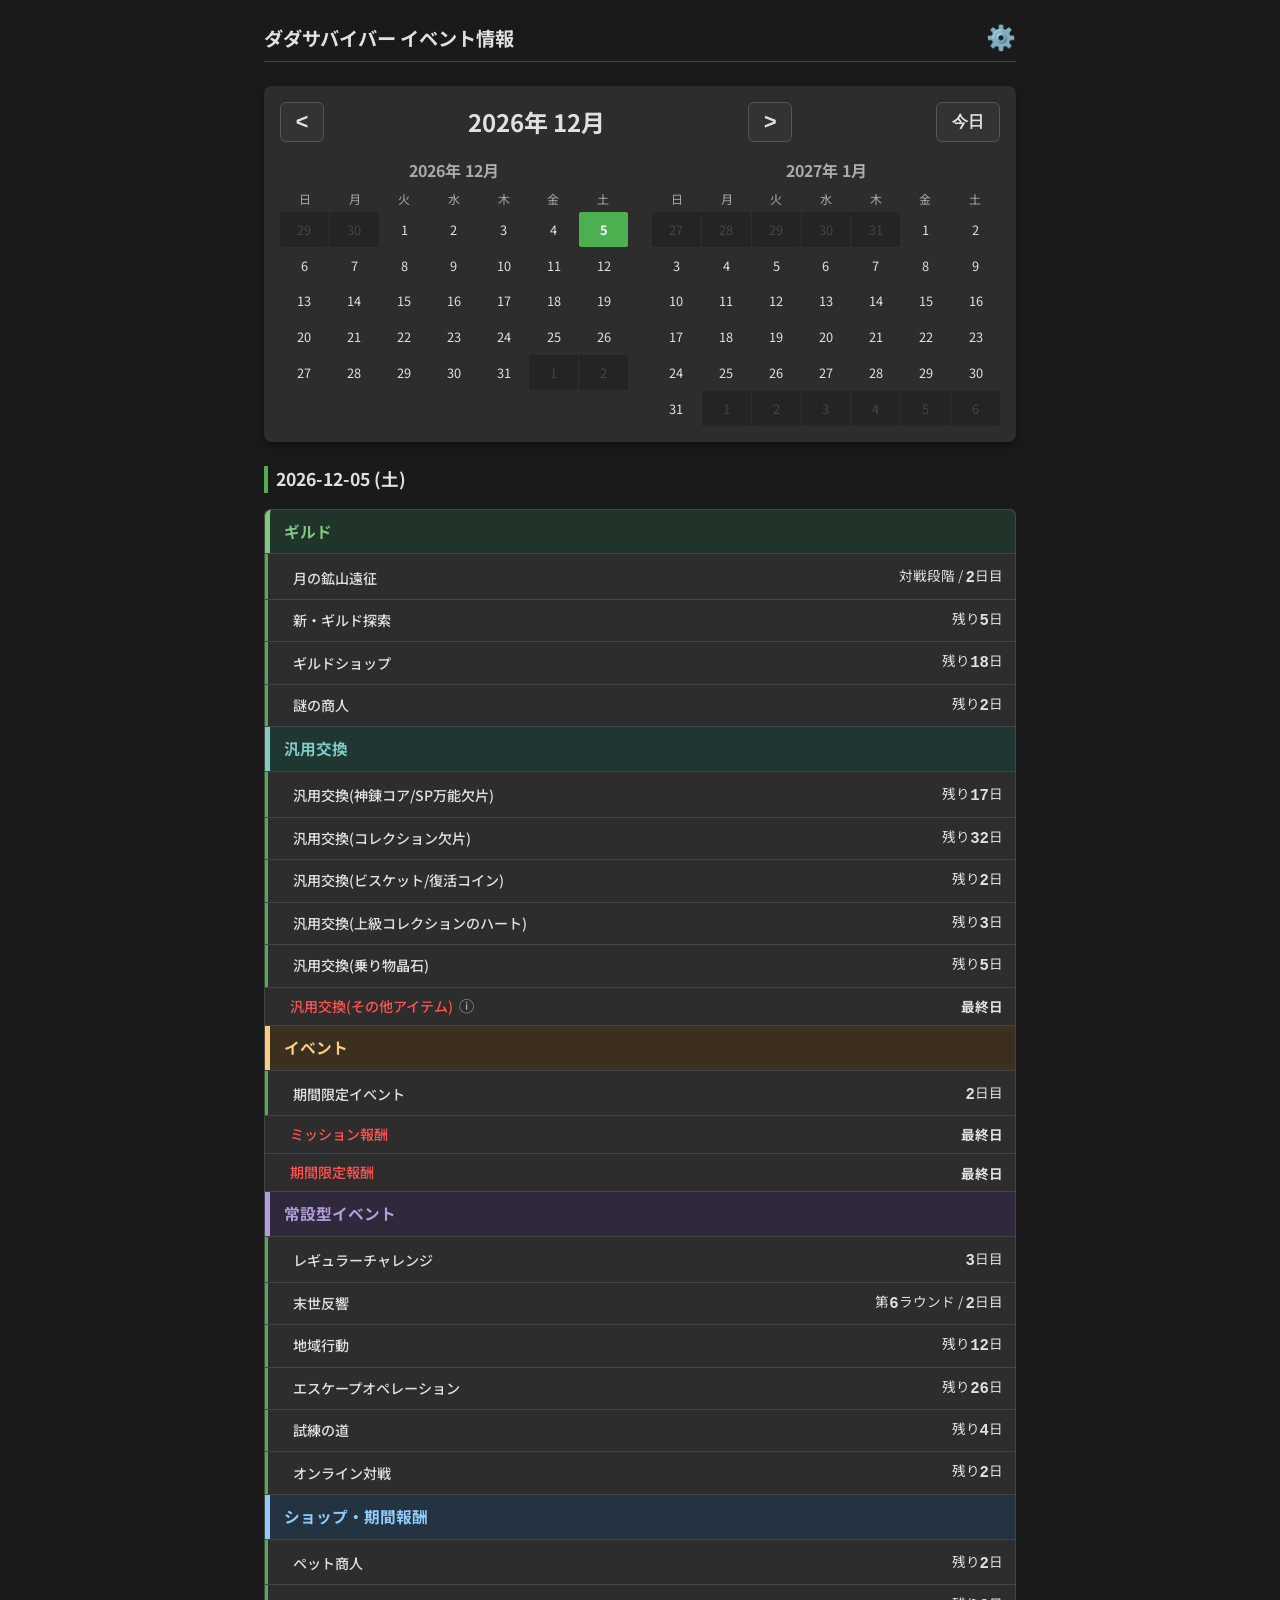
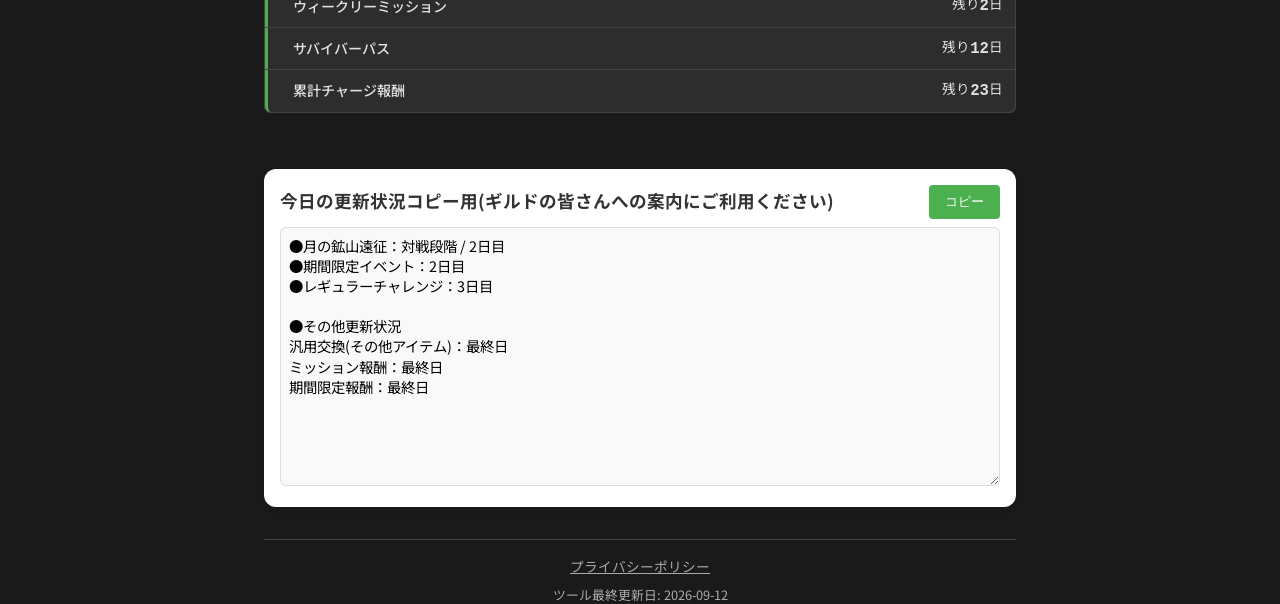
<file: index.html>
<!DOCTYPE html>
<html lang="ja">

<head>
  <meta charset="UTF-8">
  <meta name="viewport" content="width=device-width, initial-scale=1.0">
  <title>ダダサバイバー イベント情報</title>
  <meta name="description" content="ダダサバイバー(Survivor.io)の最新イベント情報を確認・管理できる非公式ツール。エスケープオペレーション等の残り日数をわかりやすく表示します。">
  <meta property="og:title" content="ダダサバイバー イベント情報">
  <meta property="og:description" content="ダダサバイバー(Survivor.io)のイベントスケジュールや残り日数を確認できるカレンダーツールです。">
  <meta property="og:type" content="website">
  <meta property="og:url" content="https://enakyo.github.io/dada-info/">
  <meta property="og:site_name" content="ダダサバイバー イベント情報">
  <link rel="stylesheet" href="style.css">
  <link rel="preconnect" href="https://fonts.googleapis.com">
  <link rel="preconnect" href="https://fonts.gstatic.com" crossorigin>
  <link href="https://fonts.googleapis.com/css2?family=Noto+Sans+JP:wght@400;500;700&display=swap" rel="stylesheet">
  <meta name="google-site-verification" content="-BUnI_vBlb3DD_EOdd6zE0rb4uLGTtt8RwJNwlfQh1Q" />
</head>

<body>
  <div class="app-container">
    <header>
      <h1 id="app-title">ダダサバイバー イベント情報</h1>
      <button id="config-btn" class="icon-button" aria-label="設定">⚙️</button>
    </header>

    <div class="main-content">
      <!-- Calendar Section -->
      <section class="calendar-section">
        <div class="calendar-header">
          <button id="prev-month">&lt;</button>
          <h2 id="current-month-label">2026年 1月</h2>
          <button id="next-month">&gt;</button>
          <button id="today-btn" class="text-button">今日</button>
        </div>
        <div class="calendar-container" id="calendar-container">
          <!-- Month tables will be injected here -->
        </div>
      </section>

      <!-- Selected Date Info -->
      <section class="info-section">
        <h3 id="selected-date-label">2026-01-23 (金)</h3>
        <div id="event-list" class="event-list">
          <!-- Event cards generated by JS -->
          <div class="loading-state">Loading...</div>
        </div>
      </section>

      <!-- Copy Section -->
      <section class="copy-section">
        <div class="copy-header">
          <h3>今日の更新状況コピー用(ギルドの皆さんへの案内にご利用ください)</h3>
          <button id="copy-btn" class="primary-button">コピー</button>
        </div>
        <textarea id="copy-textarea" rows="12" readonly></textarea>
      </section>
    </div>
    
    <footer>
      <p class="privacy-link"><a href="privacy-policy.html">プライバシーポリシー</a></p>
      <p class="last-updated">ツール最終更新日: 2026-09-12</p>
    </footer>
  </div>

  <!-- Config Modal -->
  <div id="config-modal" class="modal hidden">
    <div class="modal-content">
      <div class="modal-header">
        <h2 data-term="settings">設定</h2>
        <button id="close-config" class="close-button">&times;</button>
      </div>
      <div class="modal-body">
        <div class="form-group">
          <label data-term="language">言語</label>
          <select id="lang-select">
            <option value="ja">日本語</option>
            <option value="en">English</option>
            <option value="zh">中文</option>
          </select>
        </div>

        <div class="form-group">
          <p class="note">※ゲーム内日付は UTC+8 基準で計算されます（JST 午前1時に更新）</p>
        </div>

        <div class="form-group">
          <label>イベント定義 (JSON)</label>
          <textarea id="config-json-editor" rows="10"></textarea>
          <p class="note-small">上級者向け: ここでイベント定義を直接編集できます。</p>
        </div>

        <div class="form-actions">
          <button id="save-config-btn" class="primary-button">保存 / Save</button>
          <button id="reset-config-btn" class="danger-button" data-term="reset_settings">初期設定に戻す</button>
        </div>
      </div>
    </div>
  </div>

  <script src="app.js"></script>
</body>

</html>
</file>
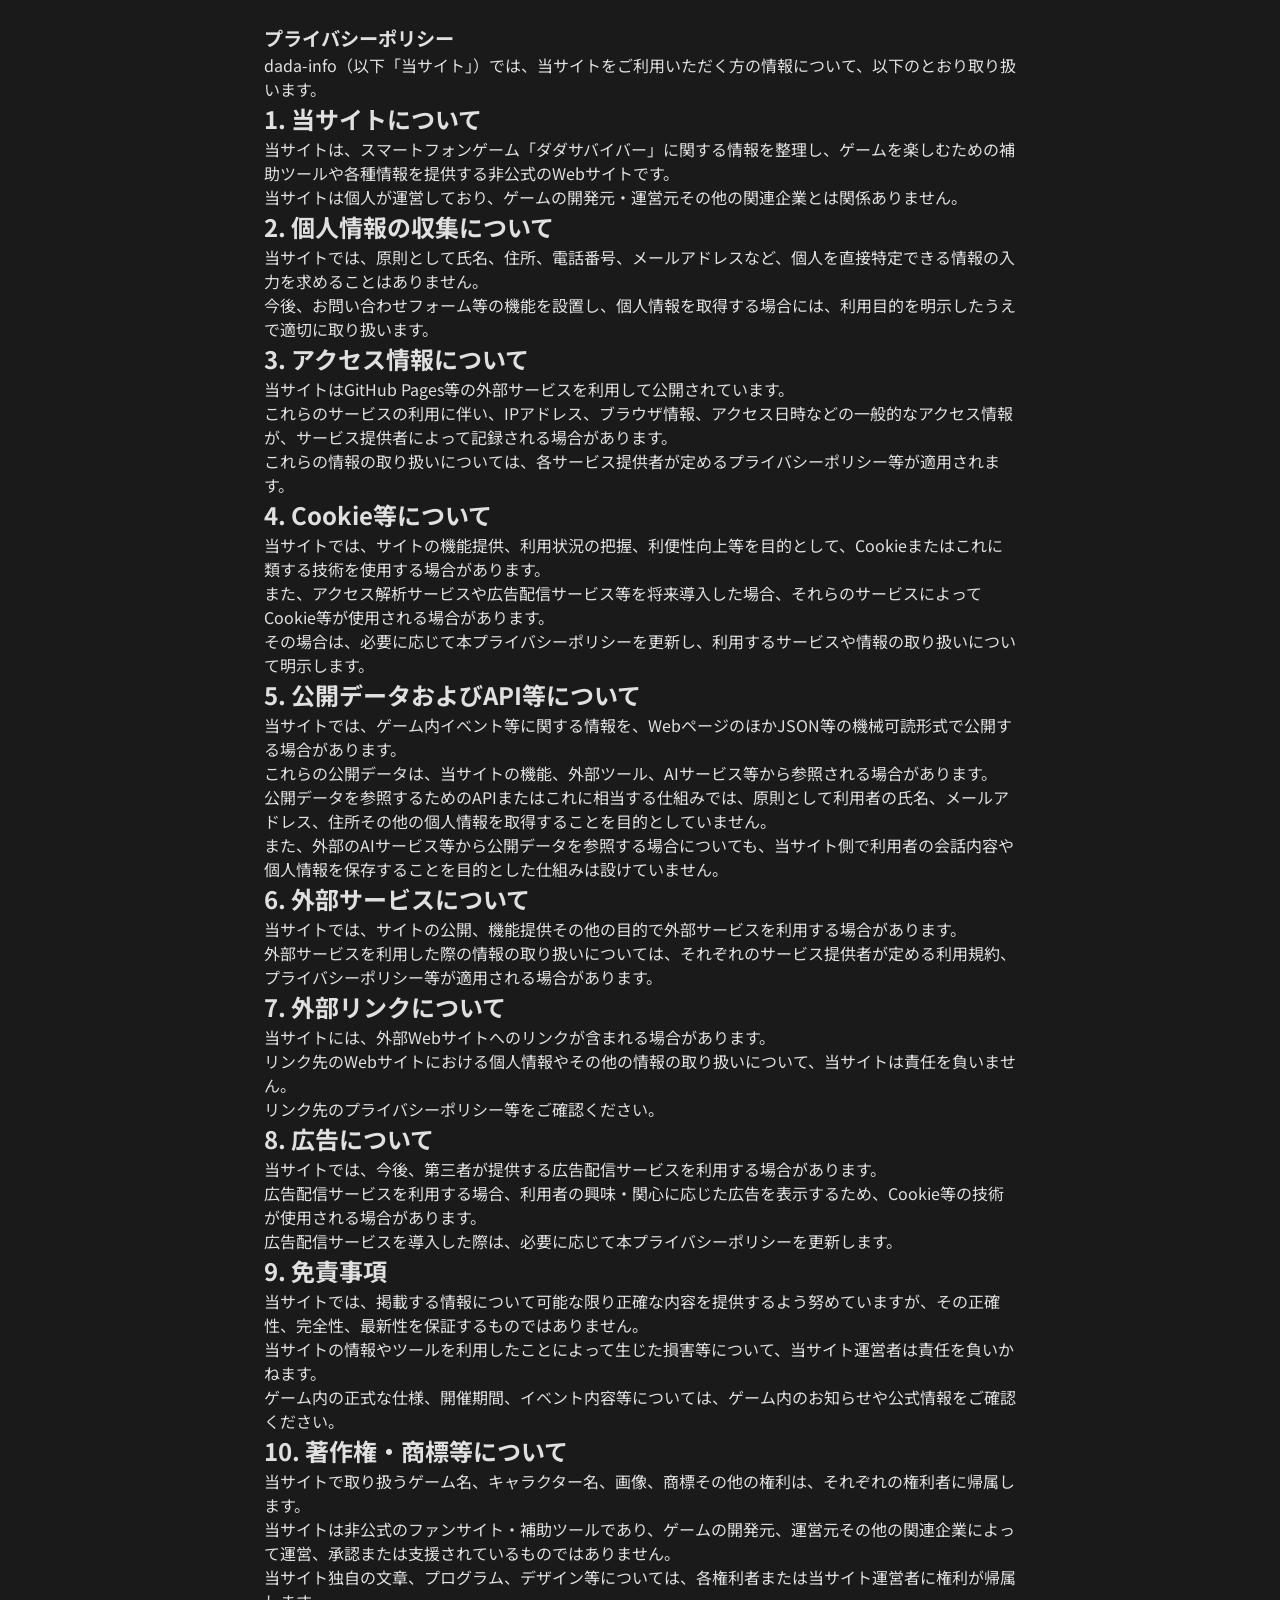
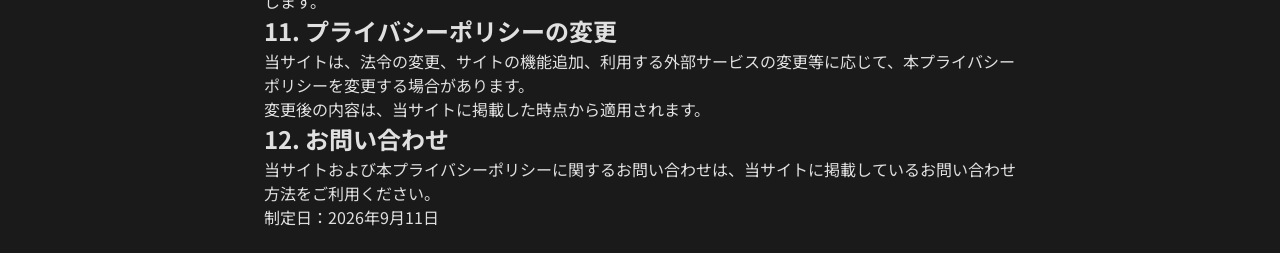
<file: privacy-policy.html>
<!DOCTYPE html>
<html lang="ja">

<head>
  <meta charset="UTF-8">
  <meta name="viewport" content="width=device-width, initial-scale=1.0">
  <title>プライバシーポリシー | dada-info</title>
  <meta name="description" content="dada-infoにおける利用者情報の取り扱いについて定めるプライバシーポリシーです。">
  <link rel="stylesheet" href="style.css">
  <link rel="preconnect" href="https://fonts.googleapis.com">
  <link rel="preconnect" href="https://fonts.gstatic.com" crossorigin>
  <link href="https://fonts.googleapis.com/css2?family=Noto+Sans+JP:wght@400;500;700&display=swap" rel="stylesheet">
</head>

<body>
  <div class="app-container">
    <main>
      <h1>プライバシーポリシー</h1>

      <p>dada-info（以下「当サイト」）では、当サイトをご利用いただく方の情報について、以下のとおり取り扱います。</p>

      <h2>1. 当サイトについて</h2>

      <p>当サイトは、スマートフォンゲーム「ダダサバイバー」に関する情報を整理し、ゲームを楽しむための補助ツールや各種情報を提供する非公式のWebサイトです。</p>
      <p>当サイトは個人が運営しており、ゲームの開発元・運営元その他の関連企業とは関係ありません。</p>

      <h2>2. 個人情報の収集について</h2>

      <p>当サイトでは、原則として氏名、住所、電話番号、メールアドレスなど、個人を直接特定できる情報の入力を求めることはありません。</p>
      <p>今後、お問い合わせフォーム等の機能を設置し、個人情報を取得する場合には、利用目的を明示したうえで適切に取り扱います。</p>

      <h2>3. アクセス情報について</h2>

      <p>当サイトはGitHub Pages等の外部サービスを利用して公開されています。</p>
      <p>これらのサービスの利用に伴い、IPアドレス、ブラウザ情報、アクセス日時などの一般的なアクセス情報が、サービス提供者によって記録される場合があります。</p>
      <p>これらの情報の取り扱いについては、各サービス提供者が定めるプライバシーポリシー等が適用されます。</p>

      <h2>4. Cookie等について</h2>

      <p>当サイトでは、サイトの機能提供、利用状況の把握、利便性向上等を目的として、Cookieまたはこれに類する技術を使用する場合があります。</p>
      <p>また、アクセス解析サービスや広告配信サービス等を将来導入した場合、それらのサービスによってCookie等が使用される場合があります。</p>
      <p>その場合は、必要に応じて本プライバシーポリシーを更新し、利用するサービスや情報の取り扱いについて明示します。</p>

      <h2>5. 公開データおよびAPI等について</h2>

      <p>当サイトでは、ゲーム内イベント等に関する情報を、WebページのほかJSON等の機械可読形式で公開する場合があります。</p>
      <p>これらの公開データは、当サイトの機能、外部ツール、AIサービス等から参照される場合があります。</p>
      <p>公開データを参照するためのAPIまたはこれに相当する仕組みでは、原則として利用者の氏名、メールアドレス、住所その他の個人情報を取得することを目的としていません。</p>
      <p>また、外部のAIサービス等から公開データを参照する場合についても、当サイト側で利用者の会話内容や個人情報を保存することを目的とした仕組みは設けていません。</p>

      <h2>6. 外部サービスについて</h2>

      <p>当サイトでは、サイトの公開、機能提供その他の目的で外部サービスを利用する場合があります。</p>
      <p>外部サービスを利用した際の情報の取り扱いについては、それぞれのサービス提供者が定める利用規約、プライバシーポリシー等が適用される場合があります。</p>

      <h2>7. 外部リンクについて</h2>

      <p>当サイトには、外部Webサイトへのリンクが含まれる場合があります。</p>
      <p>リンク先のWebサイトにおける個人情報やその他の情報の取り扱いについて、当サイトは責任を負いません。</p>
      <p>リンク先のプライバシーポリシー等をご確認ください。</p>

      <h2>8. 広告について</h2>

      <p>当サイトでは、今後、第三者が提供する広告配信サービスを利用する場合があります。</p>
      <p>広告配信サービスを利用する場合、利用者の興味・関心に応じた広告を表示するため、Cookie等の技術が使用される場合があります。</p>
      <p>広告配信サービスを導入した際は、必要に応じて本プライバシーポリシーを更新します。</p>

      <h2>9. 免責事項</h2>

      <p>当サイトでは、掲載する情報について可能な限り正確な内容を提供するよう努めていますが、その正確性、完全性、最新性を保証するものではありません。</p>
      <p>当サイトの情報やツールを利用したことによって生じた損害等について、当サイト運営者は責任を負いかねます。</p>
      <p>ゲーム内の正式な仕様、開催期間、イベント内容等については、ゲーム内のお知らせや公式情報をご確認ください。</p>

      <h2>10. 著作権・商標等について</h2>

      <p>当サイトで取り扱うゲーム名、キャラクター名、画像、商標その他の権利は、それぞれの権利者に帰属します。</p>
      <p>当サイトは非公式のファンサイト・補助ツールであり、ゲームの開発元、運営元その他の関連企業によって運営、承認または支援されているものではありません。</p>
      <p>当サイト独自の文章、プログラム、デザイン等については、各権利者または当サイト運営者に権利が帰属します。</p>

      <h2>11. プライバシーポリシーの変更</h2>

      <p>当サイトは、法令の変更、サイトの機能追加、利用する外部サービスの変更等に応じて、本プライバシーポリシーを変更する場合があります。</p>
      <p>変更後の内容は、当サイトに掲載した時点から適用されます。</p>

      <h2>12. お問い合わせ</h2>

      <p>当サイトおよび本プライバシーポリシーに関するお問い合わせは、当サイトに掲載しているお問い合わせ方法をご利用ください。</p>

      <p>制定日：2026年9月11日</p>
    </main>
  </div>
</body>

</html>
</file>
<file: style.css>
:root {
    --bg-color: #1a1a1a;
    --card-bg: #2d2d2d;
    --text-primary: #e0e0e0;
    --text-secondary: #aaaaaa;
    --accent-color: #4CAF50;
    --accent-hover: #45a049;
    --danger-color: #f44336;
    --warning-color: #ff9800;
    --border-color: #444;
    --modal-bg: rgba(0, 0, 0, 0.8);

    --font-main: 'Noto Sans JP', sans-serif;

    --spacing-sm: 8px;
    --spacing-md: 16px;
    --spacing-lg: 24px;
}

* {
    box-sizing: border-box;
    margin: 0;
    padding: 0;
}

body {
    font-family: var(--font-main);
    background-color: var(--bg-color);
    color: var(--text-primary);
    line-height: 1.5;
    -webkit-font-smoothing: antialiased;
}

.app-container {
    max-width: 800px;
    margin: 0 auto;
    padding: var(--spacing-md);
    min-height: 100vh;
    display: flex;
    flex-direction: column;
}

header {
    display: flex;
    justify-content: space-between;
    align-items: center;
    margin-bottom: var(--spacing-lg);
    border-bottom: 1px solid var(--border-color);
    padding-bottom: var(--spacing-sm);
}

h1 {
    font-size: 1.2rem;
    font-weight: 700;
}

.icon-button {
    background: none;
    border: none;
    font-size: 1.5rem;
    cursor: pointer;
    color: var(--text-primary);
}

.main-content {
    display: flex;
    flex-direction: column;
    gap: var(--spacing-lg);
}

/* Calendar Section */
.calendar-section {
    background-color: var(--card-bg);
    padding: var(--spacing-md);
    border-radius: 8px;
    box-shadow: 0 4px 6px rgba(0, 0, 0, 0.3);
}

.calendar-header {
    display: flex;
    justify-content: space-between;
    align-items: center;
    margin-bottom: var(--spacing-md);
}

.calendar-header button {
    min-width: 44px;
    min-height: 40px;
    padding: 8px 12px;
    border: 1px solid #555;
    border-radius: 6px;
    background-color: #333;
    color: var(--text-primary);
    font-size: 1rem;
    font-weight: 700;
    line-height: 1;
    cursor: pointer;
}

#prev-month,
#next-month {
    font-size: 1.35rem;
}

#today-btn {
    min-width: 64px;
}

/* Container for months */
.calendar-container {
    display: flex;
    flex-direction: column;
    /* Mobile default: stack or just show one via JS? Let's hide 2nd via CSS if needed, but flex column is fine for stack */
    gap: var(--spacing-lg);
}

.calendar-month-block {
    flex: 1;
}

.month-label {
    text-align: center;
    margin-bottom: 8px;
    font-weight: bold;
    color: var(--text-secondary);
}

/* Hide navigation month label since we show it per block now? 
   No, let's keep the main navigator but maybe update the logic.
   Actually, let's hide specific month labels inside blocks if the header covers it.
   But user wants 2 months. So header "2026/01 - 2026/02" or individual labels.
   Individual labels are better for 2 months. 
*/

.calendar-weekdays {
    display: grid;
    grid-template-columns: repeat(7, 1fr);
    text-align: center;
    font-size: 0.75rem;
    color: var(--text-secondary);
    margin-bottom: 4px;
}

.calendar-grid {
    display: grid;
    grid-template-columns: repeat(7, 1fr);
    gap: 1px;
}

.calendar-day {
    aspect-ratio: 1.2;
    /* Slightly shorter than square */
    display: flex;
    justify-content: center;
    align-items: center;
    font-size: 0.85rem;
    cursor: pointer;
    border-radius: 2px;
    transition: background-color 0.1s;
}

.calendar-day:hover {
    background-color: #3d3d3d;
}

.calendar-day.other-month {
    color: #444;
    background-color: rgba(0, 0, 0, 0.2);
}

.calendar-day.today {
    border: 1px solid var(--accent-color);
    font-weight: bold;
}

.calendar-day.selected {
    background-color: var(--accent-color);
    color: white;
}

/* Desktop View for Calendar */
@media (min-width: 768px) {
    .calendar-container {
        flex-direction: row;
        /* Side by side */
        gap: var(--spacing-lg);
    }

    .calendar-day {
        font-size: 0.8rem;
        /* Smaller font on PC */
        aspect-ratio: 1.4;
        /* More compact vertically */
    }
}

/* Info Section */
.info-section h3 {
    margin-bottom: var(--spacing-md);
    border-left: 4px solid var(--accent-color);
    padding-left: var(--spacing-sm);
    font-size: 1.1rem;
}

/* Event List - Table-like Layout */
.event-list {
    display: flex;
    flex-direction: column;
    gap: 1px;
    /* Separator line effect */
    background-color: var(--border-color);
    /* Lines color */
    border: 1px solid var(--border-color);
    border-radius: 6px;
    overflow: visible;
}

.event-group-heading {
    margin: 0;
    padding: 11px 14px;
    border-left: 5px solid var(--group-color);
    background-color: var(--group-bg);
    color: var(--group-color);
    font-size: 0.98rem;
    font-weight: 700;
    line-height: 1.4;
}

.event-group-heading--guild { --group-color: #81c784; --group-bg: #213429; }
.event-group-heading--exchange { --group-color: #80cbc4; --group-bg: #203633; }
.event-group-heading--event { --group-color: #ffcc80; --group-bg: #3b3020; }
.event-group-heading--permanent { --group-color: #b39ddb; --group-bg: #30283b; }
.event-group-heading--shop_reward { --group-color: #90caf9; --group-bg: #233342; }
.event-group-heading--other { --group-color: #bdbdbd; --group-bg: #303030; }

.event-group-heading:first-child {
    border-radius: 6px 6px 0 0;
}

.event-row:first-child {
    border-radius: 6px 6px 0 0;
}

.event-row:last-child {
    border-radius: 0 0 6px 6px;
}

.event-row {
    display: flex;
    background-color: var(--card-bg);
    padding: 8px 12px 8px 25px;
    align-items: center;
}

.event-group-heading + .event-row {
    padding-top: 11px;
}

.event-row:hover {
    background-color: #333;
}

/* Left Status Indicator (Border) */
.event-row.status-active {
    border-left: 3px solid var(--accent-color);
}

.event-row.status-exchange-only {
    border-left: 3px solid var(--warning-color);
}

.event-row.status-preparation {
    border-left: 3px solid #666;
}

.event-row.status-finished {
    border-left: 3px solid #888;
    background-color: #252525;
    /* Slightly darker/grayer bg */
    color: #999;
}

/* 2 Columns */
.event-col-name {
    flex: 1;
    /* Variable width */
    font-weight: 500;
    font-size: 0.95rem;
    display: flex;
    align-items: center;
    gap: 6px;
    min-width: 0;
    /* Important for flex child truncation/sizing */
}

.event-name-text {
    display: inline-block;
    white-space: nowrap;
}

.event-col-info {
    flex: 1;
    /* Variable width */
    text-align: right;
    font-size: 0.85rem;
    color: #ccc;
    display: flex;
    flex-direction: column;
    justify-content: center;
    align-items: flex-end;
    white-space: nowrap;
    flex-shrink: 0;
}

@media (max-width: 599px) {
    .event-row {
        gap: 8px;
        padding: 10px 9px 10px 20px;
        align-items: flex-start;
    }

    .event-col-name {
        flex: 1 1 auto;
        flex-wrap: wrap;
        gap: 3px 5px;
        line-height: 1.4;
    }

    .event-name-text {
        white-space: normal;
        overflow-wrap: anywhere;
    }

    .event-col-info {
        flex: 0 0 70px;
        font-size: 0.8rem;
    }

    .event-group-heading {
        padding: 10px 11px;
        font-size: 0.94rem;
    }
}

.info-primary {
    color: var(--text-primary);
}

.big-num {
    font-size: 1.15em;
    /* +2pt approx (relative) */
    font-weight: bold;
    font-family: monospace, sans-serif;
    vertical-align: -1px;
}

.info-secondary {
    font-size: 0.75rem;
    color: #888;
}

.mini-badge {
    font-size: 0.7rem;
    padding: 2px 6px;
    border-radius: 4px;
    line-height: 1.2;
    white-space: nowrap;
    /* Prevent vertical stacking */
    display: inline-block;
    /* Ensure horizontal flow */
    flex-shrink: 0;
    /* Prevent shrinking */
}

.update-badge {
    background-color: var(--accent-color);
    color: #fff;
    font-weight: bold;
}

.exchange-badge {
    background-color: var(--warning-color);
    color: #111;
}

.ending-badge {
    background-color: #ff5722; /* Deep Orange */
    color: #fff;
    font-weight: bold;
}

.text-last-day {
    color: #ff5252; /* Red accent for text */
    font-weight: bold;
}

/* Modal */
.modal {
    position: fixed;
    top: 0;
    left: 0;
    width: 100%;
    height: 100%;
    background-color: var(--modal-bg);
    display: flex;
    justify-content: center;
    align-items: center;
    z-index: 1000;
}

.modal.hidden {
    display: none;
}

.modal-content {
    background-color: var(--bg-color);
    width: 90%;
    max-width: 600px;
    max-height: 90vh;
    border-radius: 8px;
    display: flex;
    flex-direction: column;
    overflow: hidden;
    border: 1px solid var(--border-color);
}

.modal-header {
    padding: var(--spacing-md);
    border-bottom: 1px solid var(--border-color);
    display: flex;
    justify-content: space-between;
    align-items: center;
}

.modal-body {
    padding: var(--spacing-md);
    overflow-y: auto;
}

.close-button {
    background: none;
    border: none;
    font-size: 1.5rem;
    color: var(--text-primary);
    cursor: pointer;
}

.form-group {
    margin-bottom: var(--spacing-lg);
}

.form-group label {
    display: block;
    margin-bottom: var(--spacing-sm);
    font-weight: bold;
}

.form-group select,
.form-group textarea {
    width: 100%;
    padding: 8px;
    background-color: var(--card-bg);
    border: 1px solid #555;
    color: var(--text-primary);
    border-radius: 4px;
}

.note {
    font-size: 0.85rem;
    color: var(--text-secondary);
}

.note-small {
    font-size: 0.75rem;
    color: #888;
    margin-top: 4px;
}

.form-actions {
    display: flex;
    justify-content: space-between;
    gap: var(--spacing-md);
}

.primary-button {
    background-color: var(--accent-color);
    color: white;
    border: none;
    padding: 8px 16px;
    border-radius: 4px;
    cursor: pointer;
    flex: 1;
}

.danger-button {
    background-color: transparent;
    color: var(--danger-color);
    border: 1px solid var(--danger-color);
    padding: 8px 16px;
    border-radius: 4px;
    cursor: pointer;
}

/* Utilities */
.hidden {
    display: none !important;
}

@media (min-width: 768px) {
    .app-container {
        padding: var(--spacing-lg);
    }
}

@media (max-width: 767px) {
    .mobile-hidden {
        display: none !important;
    }
}

.event-info {
    position: relative;
    display: inline-flex;
    flex-shrink: 0;
}

.event-info-button {
    appearance: none;
    border: 0;
    padding: 0;
    background: transparent;
    color: var(--text-secondary);
    font: inherit;
    line-height: 1;
    cursor: help;
}

.event-info-button:focus-visible {
    outline: 2px solid var(--accent-color);
    outline-offset: 2px;
    border-radius: 50%;
}

.event-tooltip {
    position: absolute;
    z-index: 20;
    top: calc(100% + 8px);
    left: 50%;
    width: min(360px, calc(100vw - 48px));
    padding: 10px 12px;
    border: 1px solid var(--border-color);
    border-radius: 6px;
    background: #111;
    color: var(--text-primary);
    box-shadow: 0 6px 18px rgba(0, 0, 0, 0.45);
    font-size: 0.78rem;
    font-weight: 400;
    line-height: 1.55;
    white-space: normal;
    visibility: hidden;
    opacity: 0;
    transform: translate(-35%, -4px);
    transition: opacity 0.15s ease, transform 0.15s ease;
    pointer-events: none;
}

.event-tooltip::before {
    content: '';
    position: absolute;
    top: -5px;
    left: 35%;
    width: 8px;
    height: 8px;
    border-top: 1px solid var(--border-color);
    border-left: 1px solid var(--border-color);
    background: #111;
    transform: rotate(45deg);
}

.event-info.is-open .event-tooltip,
.event-info.is-hovered .event-tooltip {
    visibility: visible;
    opacity: 1;
    transform: translate(-35%, 0);
}

@media (max-width: 599px) {
    .event-tooltip {
        position: fixed;
        top: 18vh;
        left: 16px;
        right: 16px;
        width: auto;
        transform: none;
    }

    .event-tooltip::before {
        display: none;
    }

    .event-info.is-open .event-tooltip,
    .event-info.is-hovered .event-tooltip {
        transform: none;
    }
}
.copy-section {
  margin-top: 2rem;
  background: white;
  padding: 1rem;
  border-radius: 12px;
  box-shadow: 0 4px 6px rgba(0,0,0,0.05);
}

.copy-header {
  display: flex;
  justify-content: space-between;
  align-items: center;
  margin-bottom: 0.5rem;
}

.copy-header h3 {
  margin: 0;
  font-size: 1.1rem;
  color: #333;
}

#copy-btn {
  flex: 0 0 auto;
}

@media (max-width: 599px) {
  .copy-header {
    align-items: flex-start;
    gap: 12px;
  }

  .copy-header h3 {
    font-size: 0.88rem;
  }
}

#copy-textarea {
  width: 100%;
  box-sizing: border-box;
  font-family: inherit;
  font-size: 0.9rem;
  border: 1px solid #ddd;
  border-radius: 6px;
  padding: 0.5rem;
  resize: vertical;
  background: #f9f9f9;
  line-height: 1.4;
  white-space: pre-wrap;
}
/* Footer Styles */
footer {
    margin-top: 2rem;
    text-align: center;
    padding: 1rem 0;
    border-top: 1px solid var(--border-color);
}

.privacy-link {
    margin: 0 0 0.5rem;
    font-size: 0.85rem;
}

.privacy-link a {
    color: var(--text-secondary);
}

.privacy-link a:hover,
.privacy-link a:focus-visible {
    color: var(--text-primary);
}

.last-updated {
    font-size: 0.8rem;
    color: var(--text-secondary);
    margin: 0;
}
</file>
